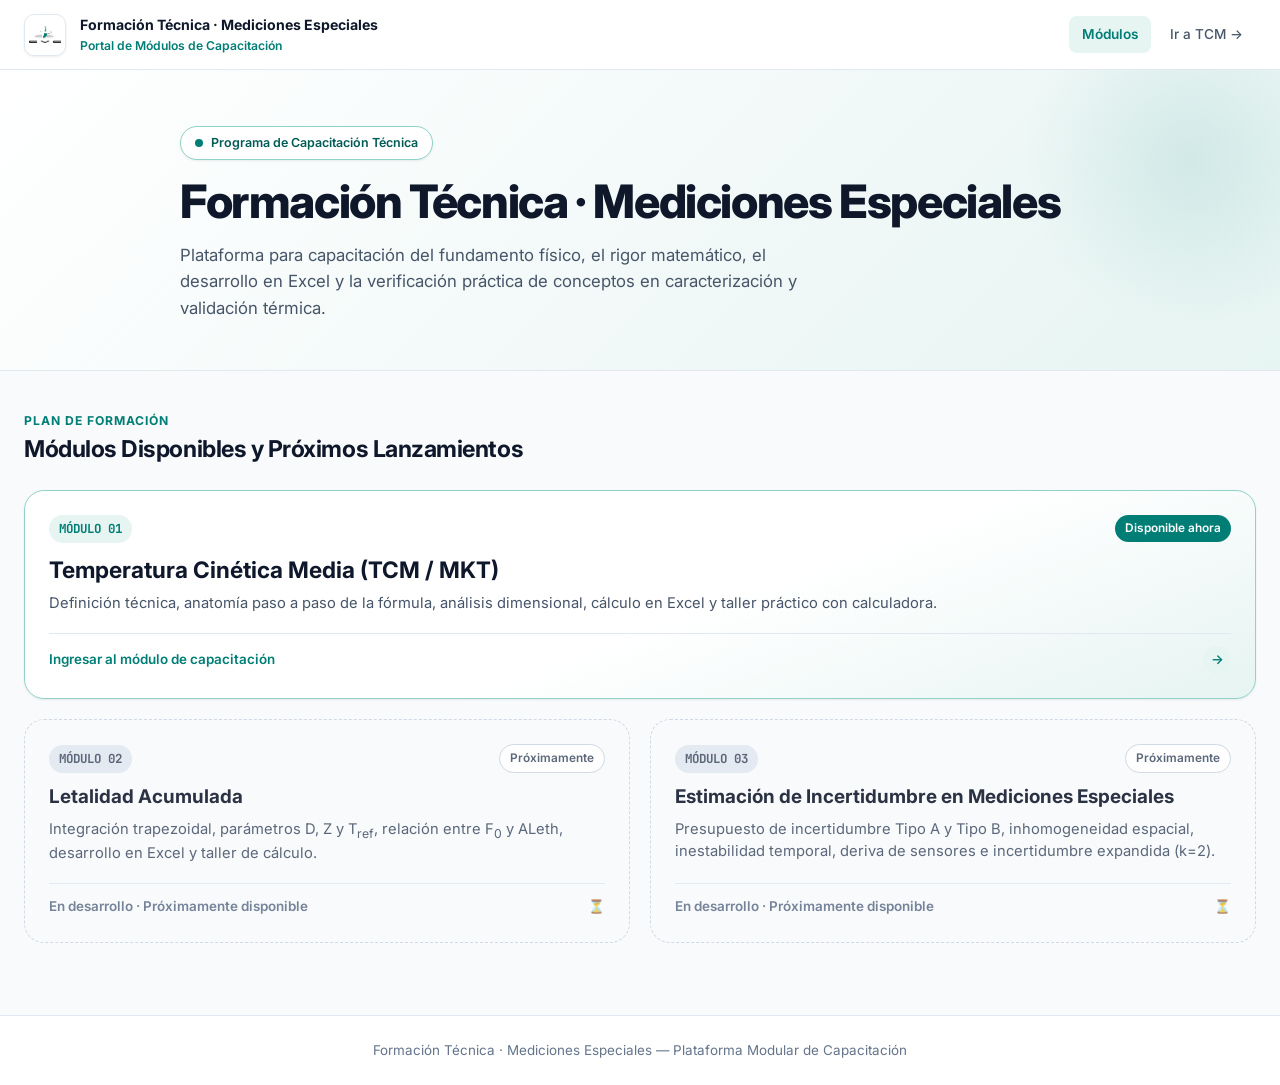
<file: index.html>
<!DOCTYPE html>
<html lang="es">
<head>
  <meta charset="UTF-8">
  <meta name="viewport" content="width=device-width, initial-scale=1.0">
  <title>Formación Técnica · Mediciones Especiales</title>
  <meta name="description" content="Portal corporativo de capacitación técnica en mediciones especiales: Temperatura Cinética Media, Letalidad Acumulada y Estimación de Incertidumbre.">
  <link rel="preconnect" href="https://fonts.googleapis.com">
  <link rel="preconnect" href="https://fonts.gstatic.com" crossorigin>
  <link href="https://fonts.googleapis.com/css2?family=Inter:wght@400;500;600;700;800&family=JetBrains+Mono:wght@400;600;700&display=swap" rel="stylesheet">
  <link rel="stylesheet" href="core/theme.css">
</head>
<body>
  <!-- Barra Superior Fija -->
  <header class="topbar">
    <div class="topbar-inner">
      <a href="#inicio" class="brand-group" aria-label="Inicio del portal">
        <div class="brand-logo-wrap">
          <img id="portalLogo" src="assets/logo.png" alt="Logo institucional">
          <span id="portalLogoFallback" class="brand-logo-fallback" style="display: none;">CVC</span>
        </div>
        <div class="brand-titles">
          <span class="brand-program">Formación Técnica · Mediciones Especiales</span>
          <span class="brand-module">Portal de Módulos de Capacitación</span>
        </div>
      </a>

      <button type="button" id="portalNavToggle" class="nav-toggle" aria-label="Abrir menú" aria-expanded="false">☰</button>
      <nav id="portalNavMenu" class="nav-menu" aria-label="Navegación principal">
        <a href="#modulos" class="nav-link active">Módulos</a>
        <a href="modulos/01-tcm/index.html" class="nav-link">Ir a TCM →</a>
      </nav>
    </div>
  </header>

  <!-- Portada del Portal -->
  <section id="inicio" class="hero">
    <div class="hero-inner single-col">
      <div>
        <div class="hero-badge">
          <span class="hero-badge-dot"></span>
          <span>Programa de Capacitación Técnica</span>
        </div>
        <h1 class="hero-title">Formación Técnica · Mediciones Especiales</h1>
        <p class="hero-intro">
          Plataforma para capacitación del fundamento físico, el rigor matemático, el desarrollo en Excel y la verificación práctica de conceptos en caracterización y validación térmica.
        </p>
      </div>
    </div>
  </section>

  <!-- Catálogo de Módulos (Bento Grid) -->
  <main id="modulos" class="main-container">
    <div class="section-header">
      <div>
        <div class="section-kicker">Plan de Formación</div>
        <h2 class="section-title">Módulos Disponibles y Próximos Lanzamientos</h2>
      </div>
    </div>

    <div class="bento-grid">
      <!-- Módulo 01: Activo -->
      <a href="modulos/01-tcm/index.html" class="bento-card span-12 featured">
        <div>
          <div class="card-top">
            <span class="card-number">MÓDULO 01</span>
            <span class="card-tag status-live">Disponible ahora</span>
          </div>
          <h3 class="card-title" style="font-size: 1.42rem;">Temperatura Cinética Media (TCM / MKT)</h3>
          <p class="card-excerpt">
            Definición técnica, anatomía paso a paso de la fórmula, análisis dimensional, cálculo en Excel y taller práctico con calculadora.
          </p>
        </div>
        <div class="card-footer">
          <span>Ingresar al módulo de capacitación</span>
          <span class="card-arrow" aria-hidden="true">→</span>
        </div>
      </a>

      <!-- Módulo 02: Próximamente -->
      <article class="bento-card span-6 is-coming-soon" aria-disabled="true">
        <div>
          <div class="card-top">
            <span class="card-number">MÓDULO 02</span>
            <span class="card-tag">Próximamente</span>
          </div>
          <h3 class="card-title">Letalidad Acumulada</h3>
          <p class="card-excerpt">
            Integración trapezoidal, parámetros D, Z y T<sub>ref</sub>, relación entre F<sub>0</sub> y ALeth, desarrollo en Excel y taller de cálculo.
          </p>
        </div>
        <div class="card-footer">
          <span>En desarrollo · Próximamente disponible</span>
          <span aria-hidden="true">⏳</span>
        </div>
      </article>

      <!-- Módulo 03: Próximamente -->
      <article class="bento-card span-6 is-coming-soon" aria-disabled="true">
        <div>
          <div class="card-top">
            <span class="card-number">MÓDULO 03</span>
            <span class="card-tag">Próximamente</span>
          </div>
          <h3 class="card-title">Estimación de Incertidumbre en Mediciones Especiales</h3>
          <p class="card-excerpt">
            Presupuesto de incertidumbre Tipo A y Tipo B, inhomogeneidad espacial, inestabilidad temporal, deriva de sensores e incertidumbre expandida (k=2).
          </p>
        </div>
        <div class="card-footer">
          <span>En desarrollo · Próximamente disponible</span>
          <span aria-hidden="true">⏳</span>
        </div>
      </article>
    </div>
  </main>

  <footer class="site-footer">
    Formación Técnica · Mediciones Especiales — Plataforma Modular de Capacitación
  </footer>

  <script defer>
    window.addEventListener('DOMContentLoaded', () => {
      const logo = document.getElementById('portalLogo');
      const fallback = document.getElementById('portalLogoFallback');
      if (logo) {
        logo.onerror = () => {
          logo.style.display = 'none';
          if (fallback) fallback.style.display = 'block';
        };
      }
      const toggle = document.getElementById('portalNavToggle');
      const menu = document.getElementById('portalNavMenu');
      if (toggle && menu) {
        toggle.addEventListener('click', () => {
          const open = menu.classList.toggle('is-open');
          toggle.setAttribute('aria-expanded', String(open));
        });
      }
    });
  </script>
</body>
</html>
</file>
<file: core/theme.css>
/* ==========================================================================
   CORE THEME v1.2 · Formación Técnica · Mediciones Especiales
   Sistema de diseño reutilizable (Bento Grid + Modales Centrados + Quiz)
   ========================================================================== */

:root {
  /* Paleta Institucional (#007e75 y variaciones) */
  --brand-primary: #007e75;
  --brand-dark: #005c55;
  --brand-darker: #003f3a;
  --brand-light: #3aa391;
  --brand-soft: #8fd3c8;
  --brand-tint: #e6f4f2;
  --brand-tint-hover: #d2ece8;

  /* Escala de Grises y Superficies */
  --gray-950: #090d16;
  --gray-900: #0f172a;
  --gray-800: #1e293b;
  --gray-700: #334155;
  --gray-600: #475569;
  --gray-500: #64748b;
  --gray-400: #94a3b8;
  --gray-300: #cbd5e1;
  --gray-200: #e2e8f0;
  --gray-100: #f1f5f9;
  --gray-50: #f8fafc;
  --white: #ffffff;

  /* Semántica para retroalimentación y estados */
  --success-bg: #ecfdf5;
  --success-border: #10b981;
  --success-text: #065f46;
  --error-bg: #fef2f2;
  --error-border: #ef4444;
  --error-text: #991b1b;

  /* Tipografía y Espaciado */
  --font-sans: 'Inter', -apple-system, BlinkMacSystemFont, 'Segoe UI', Roboto, sans-serif;
  --font-mono: 'JetBrains Mono', 'Fira Code', 'Consolas', monospace;
  --radius-sm: 8px;
  --radius-md: 14px;
  --radius-lg: 20px;
  --radius-xl: 26px;

  /* Sombras y Elevación */
  --shadow-sm: 0 1px 3px rgba(15, 23, 42, 0.05), 0 1px 2px rgba(15, 23, 42, 0.03);
  --shadow-md: 0 10px 25px -5px rgba(15, 23, 42, 0.07), 0 8px 10px -6px rgba(15, 23, 42, 0.04);
  --shadow-lg: 0 24px 48px -12px rgba(15, 23, 42, 0.18);
  --shadow-brand: 0 12px 24px -6px rgba(0, 126, 117, 0.22);

  /* Transiciones */
  --ease-out: cubic-bezier(0.22, 1, 0.36, 1);
  --transition-fast: 180ms var(--ease-out);
  --transition-normal: 300ms var(--ease-out);
  --transition-modal: 360ms var(--ease-out);

  --topbar-height: 70px;
}

/* Reset y Base */
*, *::before, *::after {
  box-sizing: border-box;
  margin: 0;
  padding: 0;
}

html {
  scroll-behavior: smooth;
  scroll-padding-top: calc(var(--topbar-height) + 24px);
  font-size: 16px;
}

body {
  font-family: var(--font-sans);
  background-color: var(--gray-50);
  color: var(--gray-800);
  line-height: 1.6;
  -webkit-font-smoothing: antialiased;
  overflow-x: hidden;
  min-height: 100vh;
  display: flex;
  flex-direction: column;
}

body.modal-open {
  overflow: hidden;
}

/* ==========================================================================
   1. Barra Superior (Sticky Topbar)
   ========================================================================== */
.topbar {
  position: sticky;
  top: 0;
  z-index: 900;
  height: var(--topbar-height);
  background: rgba(255, 255, 255, 0.92);
  backdrop-filter: blur(12px);
  -webkit-backdrop-filter: blur(12px);
  border-bottom: 1px solid var(--gray-200);
}

.topbar-inner {
  max-width: 1280px;
  height: 100%;
  margin: 0 auto;
  padding: 0 24px;
  display: flex;
  align-items: center;
  justify-content: space-between;
  gap: 16px;
}

.brand-group {
  display: flex;
  align-items: center;
  gap: 14px;
  text-decoration: none;
  color: inherit;
  min-width: 0;
}

.brand-logo-wrap {
  width: 42px;
  height: 42px;
  border-radius: 10px;
  background: var(--white);
  border: 1px solid var(--gray-200);
  display: flex;
  align-items: center;
  justify-content: center;
  overflow: hidden;
  flex-shrink: 0;
  box-shadow: var(--shadow-sm);
}

.brand-logo-wrap img {
  width: 100%;
  height: 100%;
  object-fit: contain;
  padding: 4px;
}

.brand-logo-fallback {
  font-weight: 800;
  font-size: 0.92rem;
  color: var(--brand-primary);
  letter-spacing: -0.02em;
}

.brand-titles {
  display: flex;
  flex-direction: column;
  min-width: 0;
}

.brand-program {
  font-size: 0.88rem;
  font-weight: 700;
  color: var(--gray-900);
  white-space: nowrap;
  overflow: hidden;
  text-overflow: ellipsis;
}

.brand-module {
  font-size: 0.76rem;
  font-weight: 600;
  color: var(--brand-primary);
  white-space: nowrap;
  overflow: hidden;
  text-overflow: ellipsis;
}

/* Navegación Superior */
.nav-menu {
  display: flex;
  align-items: center;
  gap: 6px;
}

.nav-link {
  text-decoration: none;
  font-size: 0.85rem;
  font-weight: 500;
  color: var(--gray-600);
  padding: 8px 13px;
  border-radius: var(--radius-sm);
  transition: background var(--transition-fast), color var(--transition-fast);
  white-space: nowrap;
}

.nav-link:hover,
.nav-link.active {
  background: var(--brand-tint);
  color: var(--brand-primary);
  font-weight: 600;
}

.nav-toggle {
  display: none;
  background: var(--white);
  border: 1px solid var(--gray-200);
  color: var(--gray-800);
  width: 40px;
  height: 40px;
  border-radius: var(--radius-sm);
  align-items: center;
  justify-content: center;
  cursor: pointer;
  font-size: 1.15rem;
}

/* ==========================================================================
   2. Hero / Encabezado
   ========================================================================== */
.hero {
  position: relative;
  background: linear-gradient(135deg, var(--white) 0%, var(--brand-tint) 100%);
  border-bottom: 1px solid var(--gray-200);
  padding: 56px 24px 48px;
  overflow: hidden;
}

.hero::after {
  content: '';
  position: absolute;
  right: -80px;
  top: -80px;
  width: 340px;
  height: 340px;
  border-radius: 50%;
  background: radial-gradient(circle, rgba(0, 126, 117, 0.11) 0%, transparent 70%);
  pointer-events: none;
}

.hero-inner {
  max-width: 1280px;
  margin: 0 auto;
  display: grid;
  grid-template-columns: 1.4fr 0.9fr;
  gap: 32px;
  align-items: center;
}

.hero-inner.single-col {
  grid-template-columns: 1fr;
  max-width: 920px;
}

.hero-badge {
  display: inline-flex;
  align-items: center;
  gap: 8px;
  padding: 6px 14px;
  background: var(--white);
  border: 1px solid var(--brand-soft);
  color: var(--brand-dark);
  border-radius: 999px;
  font-size: 0.78rem;
  font-weight: 600;
  margin-bottom: 16px;
  box-shadow: var(--shadow-sm);
}

.hero-badge-dot {
  width: 8px;
  height: 8px;
  border-radius: 50%;
  background: var(--brand-primary);
}

.hero-title {
  font-size: clamp(2rem, 3.6vw, 2.95rem);
  font-weight: 800;
  color: var(--gray-900);
  letter-spacing: -0.03em;
  line-height: 1.12;
}

.hero-subtitle-en {
  font-size: clamp(1rem, 1.5vw, 1.2rem);
  font-weight: 500;
  color: var(--brand-primary);
  margin-top: 6px;
  letter-spacing: 0.01em;
}

.hero-formula-math {
  margin-top: 18px;
  padding: 16px 22px;
  background: rgba(255, 255, 255, 0.94);
  border: 1px solid var(--gray-200);
  border-left: 4px solid var(--brand-primary);
  border-radius: var(--radius-md);
  box-shadow: var(--shadow-sm);
  overflow-x: auto;
  max-width: 100%;
}

.katex-hero-target .katex-display {
  margin: 0;
  text-align: left;
}

.katex-hero-target .katex {
  font-size: clamp(1.08rem, 1.55vw, 1.38rem);
  color: var(--gray-900);
}

@media (max-width: 720px) {
  .hero-formula-math {
    padding: 14px 14px;
  }

  .katex-hero-target .katex {
    font-size: 1rem;
  }
}

.hero-intro {
  font-size: 1.05rem;
  color: var(--gray-600);
  margin-top: 14px;
  max-width: 650px;
}

.hero-actions {
  display: flex;
  flex-wrap: wrap;
  gap: 12px;
  margin-top: 26px;
}

.btn {
  display: inline-flex;
  align-items: center;
  justify-content: center;
  gap: 8px;
  padding: 11px 20px;
  border-radius: var(--radius-sm);
  font-family: inherit;
  font-size: 0.9rem;
  font-weight: 600;
  cursor: pointer;
  border: 1px solid transparent;
  text-decoration: none;
  transition: all var(--transition-fast);
}

.btn:disabled {
  opacity: 0.45;
  cursor: not-allowed;
  transform: none;
}

.btn-primary {
  background: var(--brand-primary);
  color: var(--white);
  box-shadow: var(--shadow-brand);
}

.btn-primary:hover:not(:disabled) {
  background: var(--brand-dark);
  transform: translateY(-1px);
}

.btn-secondary {
  background: var(--white);
  color: var(--gray-800);
  border-color: var(--gray-300);
}

.btn-secondary:hover:not(:disabled) {
  border-color: var(--brand-primary);
  color: var(--brand-primary);
  background: var(--brand-tint);
}

/* Panel KPI lateral en Hero */
.hero-summary-card {
  background: var(--white);
  border: 1px solid var(--gray-200);
  border-radius: var(--radius-lg);
  padding: 22px;
  box-shadow: var(--shadow-md);
}

.hero-summary-title {
  font-size: 0.78rem;
  text-transform: uppercase;
  letter-spacing: 0.06em;
  color: var(--gray-500);
  font-weight: 700;
  margin-bottom: 14px;
}

.hero-kpi-grid {
  display: grid;
  grid-template-columns: 1fr 1fr;
  gap: 12px;
}

.hero-kpi {
  background: var(--gray-50);
  border: 1px solid var(--gray-200);
  border-radius: var(--radius-md);
  padding: 12px 14px;
}

.hero-kpi-label {
  font-size: 0.74rem;
  color: var(--gray-500);
  font-weight: 600;
}

.hero-kpi-value {
  font-size: 1.02rem;
  font-weight: 700;
  color: var(--brand-dark);
  font-family: var(--font-mono);
  margin-top: 2px;
}

/* ==========================================================================
   3. Contenedor Principal y Bento Grid Responsivo
   ========================================================================== */
.main-container {
  max-width: 1280px;
  width: 100%;
  margin: 0 auto;
  padding: 40px 24px 72px;
  flex: 1;
}

.section-header {
  display: flex;
  align-items: flex-end;
  justify-content: space-between;
  gap: 16px;
  margin-bottom: 22px;
  margin-top: 44px;
}

.section-header:first-child {
  margin-top: 0;
}

.section-kicker {
  font-size: 0.76rem;
  font-weight: 700;
  text-transform: uppercase;
  letter-spacing: 0.08em;
  color: var(--brand-primary);
}

.section-title {
  font-size: 1.45rem;
  font-weight: 700;
  color: var(--gray-900);
  letter-spacing: -0.02em;
}

.bento-grid {
  display: grid;
  grid-template-columns: repeat(12, 1fr);
  gap: 20px;
}

/* Variantes de tamaño en Bento Grid */
.span-12 { grid-column: span 12; }
.span-8  { grid-column: span 8; }
.span-7  { grid-column: span 7; }
.span-6  { grid-column: span 6; }
.span-5  { grid-column: span 5; }
.span-4  { grid-column: span 4; }

/* Tarjeta (Flashcard Trigger o Enlace de Portal) */
.bento-card {
  position: relative;
  background: var(--white);
  border: 1px solid var(--gray-200);
  border-radius: var(--radius-lg);
  padding: 24px;
  display: flex;
  flex-direction: column;
  justify-content: space-between;
  gap: 18px;
  cursor: pointer;
  box-shadow: var(--shadow-sm);
  transition: transform var(--transition-normal), box-shadow var(--transition-normal), border-color var(--transition-normal);
  text-align: left;
  text-decoration: none;
  color: inherit;
  font-family: inherit;
}

.bento-card:hover:not(.is-coming-soon) {
  transform: translateY(-4px);
  box-shadow: var(--shadow-md);
  border-color: var(--brand-light);
}

.bento-card:focus-visible {
  outline: 3px solid var(--brand-soft);
  outline-offset: 2px;
}

.bento-card.featured {
  background: linear-gradient(160deg, var(--white) 55%, var(--brand-tint) 100%);
  border-color: var(--brand-soft);
}

/* Estado "Próximamente" para módulos futuros en el Portal */
.bento-card.is-coming-soon {
  background: var(--gray-50);
  border: 1.5px dashed var(--gray-300);
  cursor: default;
  box-shadow: none;
  opacity: 0.88;
}

.bento-card.is-coming-soon .card-number {
  background: var(--gray-200);
  color: var(--gray-600);
}

.bento-card.is-coming-soon .card-tag {
  background: var(--white);
  border: 1px solid var(--gray-300);
  color: var(--gray-600);
}

.bento-card.is-coming-soon .card-footer {
  color: var(--gray-500);
}

.card-top {
  display: flex;
  align-items: center;
  justify-content: space-between;
  gap: 12px;
}

.card-number {
  font-family: var(--font-mono);
  font-size: 0.78rem;
  font-weight: 700;
  color: var(--brand-primary);
  background: var(--brand-tint);
  padding: 4px 10px;
  border-radius: 999px;
}

.card-tag {
  font-size: 0.74rem;
  font-weight: 600;
  color: var(--gray-600);
  background: var(--gray-100);
  padding: 4px 10px;
  border-radius: 999px;
}

.card-tag.status-live {
  background: var(--brand-primary);
  color: var(--white);
}

.card-title {
  font-size: 1.18rem;
  font-weight: 700;
  color: var(--gray-900);
  line-height: 1.3;
  margin-top: 12px;
}

.card-excerpt {
  font-size: 0.92rem;
  color: var(--gray-600);
  margin-top: 8px;
  line-height: 1.55;
}

.card-footer {
  display: flex;
  align-items: center;
  justify-content: space-between;
  padding-top: 12px;
  border-top: 1px solid var(--gray-200);
  font-size: 0.84rem;
  font-weight: 600;
  color: var(--brand-primary);
}

.card-arrow {
  display: inline-flex;
  align-items: center;
  justify-content: center;
  width: 28px;
  height: 28px;
  border-radius: 50%;
  background: var(--brand-tint);
  color: var(--brand-primary);
  transition: transform var(--transition-fast), background var(--transition-fast);
}

.bento-card:hover:not(.is-coming-soon) .card-arrow {
  transform: translateX(3px);
  background: var(--brand-primary);
  color: var(--white);
}

/* ==========================================================================
   4. Ventana Modal Centrada (Flashcard Expandida con Scroll Interno)
   ========================================================================== */
.modal-backdrop {
  position: fixed;
  inset: 0;
  z-index: 1200;
  background: rgba(15, 23, 42, 0.58);
  backdrop-filter: blur(6px);
  -webkit-backdrop-filter: blur(6px);
  display: flex;
  align-items: center;
  justify-content: center;
  padding: 20px;
  opacity: 0;
  visibility: hidden;
  transition: opacity var(--transition-modal), visibility var(--transition-modal);
  will-change: opacity;
}

.modal-backdrop.is-open {
  opacity: 1;
  visibility: visible;
}

.modal-window {
  width: 100%;
  max-width: 920px;
  max-height: 88vh;
  background: var(--white);
  border-radius: var(--radius-xl);
  border: 1px solid var(--gray-200);
  box-shadow: var(--shadow-lg);
  display: flex;
  flex-direction: column;
  overflow: hidden;
  transform: translateY(22px) scale(0.96);
  opacity: 0;
  transition: transform var(--transition-modal), opacity var(--transition-modal);
  will-change: opacity, transform;
}

.modal-backdrop.is-open .modal-window {
  transform: translateY(0) scale(1);
  opacity: 1;
}

.modal-header {
  padding: 20px 26px;
  border-bottom: 1px solid var(--gray-200);
  background: var(--gray-50);
  display: flex;
  align-items: center;
  justify-content: space-between;
  gap: 16px;
  flex-shrink: 0;
}

.modal-header-meta {
  display: flex;
  flex-direction: column;
  gap: 4px;
}

.modal-kicker {
  font-size: 0.76rem;
  font-weight: 700;
  text-transform: uppercase;
  letter-spacing: 0.06em;
  color: var(--brand-primary);
}

.modal-title {
  font-size: 1.32rem;
  font-weight: 800;
  color: var(--gray-900);
  line-height: 1.25;
}

.modal-close {
  width: 38px;
  height: 38px;
  border-radius: 50%;
  border: 1px solid var(--gray-300);
  background: var(--white);
  color: var(--gray-700);
  font-size: 1.15rem;
  cursor: pointer;
  display: flex;
  align-items: center;
  justify-content: center;
  flex-shrink: 0;
  transition: all var(--transition-fast);
}

.modal-close:hover {
  background: var(--brand-primary);
  border-color: var(--brand-primary);
  color: var(--white);
}

/* Área deslizable interna del modal */
.modal-body {
  padding: 28px;
  overflow-y: auto;
  flex: 1;
  color: var(--gray-700);
  font-size: 0.98rem;
  line-height: 1.7;
}

.modal-body::-webkit-scrollbar {
  width: 8px;
}

.modal-body::-webkit-scrollbar-track {
  background: var(--gray-100);
}

.modal-body::-webkit-scrollbar-thumb {
  background: var(--gray-300);
  border-radius: 999px;
}

.modal-body::-webkit-scrollbar-thumb:hover {
  background: var(--brand-light);
}

.modal-footer {
  padding: 14px 26px;
  border-top: 1px solid var(--gray-200);
  background: var(--gray-50);
  display: flex;
  align-items: center;
  justify-content: space-between;
  gap: 12px;
  flex-shrink: 0;
}

/* ==========================================================================
   5. Componentes Técnicos Internos (Fórmulas, Tablas, Animaciones, Quiz)
   ========================================================================== */
.concept-lead {
  font-size: 1.04rem;
  color: var(--gray-800);
  background: var(--brand-tint);
  border-left: 4px solid var(--brand-primary);
  padding: 16px 18px;
  border-radius: 0 var(--radius-md) var(--radius-md) 0;
  margin-bottom: 22px;
}

.content-block {
  margin-bottom: 22px;
}

.content-block h4 {
  font-size: 1.04rem;
  font-weight: 700;
  color: var(--gray-900);
  margin-bottom: 8px;
}

.content-list {
  padding-left: 20px;
  display: flex;
  flex-direction: column;
  gap: 8px;
}

.formula-box {
  background: var(--gray-900);
  color: var(--white);
  border-radius: var(--radius-md);
  padding: 18px 20px;
  font-family: var(--font-mono);
  font-size: 0.94rem;
  overflow-x: auto;
  margin: 16px 0;
  border: 1px solid var(--gray-700);
  position: relative;
}

.formula-box-header {
  display: flex;
  align-items: center;
  justify-content: space-between;
  gap: 12px;
  margin-bottom: 10px;
  font-family: var(--font-sans);
  font-size: 0.78rem;
  color: var(--brand-soft);
  font-weight: 600;
}

.copy-btn {
  background: rgba(255, 255, 255, 0.1);
  color: var(--white);
  border: 1px solid rgba(255, 255, 255, 0.22);
  padding: 4px 11px;
  border-radius: 6px;
  font-size: 0.76rem;
  cursor: pointer;
  white-space: nowrap;
  transition: background var(--transition-fast);
}

.copy-btn:hover {
  background: var(--brand-primary);
}

.tech-table-wrap {
  width: 100%;
  overflow-x: auto;
  border: 1px solid var(--gray-200);
  border-radius: var(--radius-md);
  margin: 16px 0;
}

.tech-table {
  width: 100%;
  border-collapse: collapse;
  font-size: 0.9rem;
}

.tech-table th {
  background: var(--gray-100);
  color: var(--gray-900);
  font-weight: 700;
  text-align: left;
  padding: 11px 14px;
  border-bottom: 1px solid var(--gray-200);
}

.tech-table td {
  padding: 11px 14px;
  border-bottom: 1px solid var(--gray-200);
  vertical-align: top;
}

.tech-table tr:last-child td {
  border-bottom: none;
}

.code-inline {
  font-family: var(--font-mono);
  font-size: 0.86em;
  background: var(--gray-100);
  color: var(--brand-dark);
  padding: 2px 6px;
  border-radius: 5px;
  border: 1px solid var(--gray-200);
}

.stage-card {
  background: var(--gray-50);
  border: 1px solid var(--gray-200);
  border-radius: var(--radius-lg);
  padding: 18px;
  margin: 18px 0;
}

.stage-controls {
  display: flex;
  flex-wrap: wrap;
  align-items: center;
  justify-content: space-between;
  gap: 10px;
  margin-top: 12px;
  padding-top: 12px;
  border-top: 1px solid var(--gray-200);
}

.formula-interactive {
  display: flex;
  flex-wrap: wrap;
  align-items: center;
  justify-content: center;
  gap: 8px;
  padding: 20px 16px;
  background: var(--gray-900);
  border-radius: var(--radius-md);
  margin: 16px 0;
}

.formula-chip {
  background: rgba(255, 255, 255, 0.08);
  color: var(--white);
  border: 1px solid rgba(255, 255, 255, 0.18);
  border-radius: 8px;
  padding: 8px 12px;
  font-family: var(--font-mono);
  font-size: 0.9rem;
  cursor: pointer;
  transition: all var(--transition-fast);
}

.formula-chip:hover,
.formula-chip.active {
  background: var(--brand-primary);
  border-color: var(--brand-soft);
  transform: translateY(-2px);
}

.formula-inspector {
  background: var(--brand-tint);
  border: 1px solid var(--brand-soft);
  border-radius: var(--radius-md);
  padding: 16px 18px;
  margin-top: 12px;
}

.player-bar {
  width: 100%;
  height: 6px;
  background: var(--gray-200);
  border-radius: 999px;
  overflow: hidden;
  margin-top: 10px;
}

.player-progress {
  height: 100%;
  background: var(--brand-primary);
  width: 25%;
  transition: width 320ms var(--ease-out);
}

/* ==========================================================================
   6. Taller Práctico / Evaluación de 4 Ejercicios
   ========================================================================== */
.quiz-section {
  margin-top: 52px;
  background: var(--white);
  border: 1px solid var(--gray-200);
  border-radius: var(--radius-xl);
  padding: 32px;
  box-shadow: var(--shadow-md);
}

.quiz-tabs {
  display: flex;
  flex-wrap: wrap;
  gap: 8px;
  margin: 20px 0 24px;
}

.quiz-tab {
  padding: 9px 16px;
  border-radius: var(--radius-sm);
  border: 1px solid var(--gray-300);
  background: var(--gray-50);
  color: var(--gray-700);
  font-weight: 600;
  font-size: 0.88rem;
  cursor: pointer;
  transition: all var(--transition-fast);
}

.quiz-tab.active {
  background: var(--brand-primary);
  border-color: var(--brand-primary);
  color: var(--white);
}

.quiz-tab.solved-ok {
  border-color: var(--success-border);
}

.quiz-workspace {
  display: grid;
  grid-template-columns: 1fr 1.15fr;
  gap: 24px;
  align-items: start;
}

.readings-box {
  background: var(--gray-50);
  border: 1px solid var(--gray-200);
  border-radius: var(--radius-md);
  padding: 18px;
}

.readings-grid {
  display: grid;
  grid-template-columns: repeat(2, 1fr);
  gap: 8px;
  margin-top: 12px;
}

.reading-pill {
  background: var(--white);
  border: 1px solid var(--gray-200);
  border-radius: 8px;
  padding: 7px 12px;
  display: flex;
  justify-content: space-between;
  font-family: var(--font-mono);
  font-size: 0.86rem;
}

.reading-pill span:first-child {
  color: var(--gray-500);
}

.reading-pill strong {
  color: var(--gray-900);
}

.options-list {
  display: flex;
  flex-direction: column;
  gap: 10px;
  margin-top: 14px;
}

.option-btn {
  width: 100%;
  text-align: left;
  padding: 13px 16px;
  border-radius: var(--radius-md);
  border: 1.5px solid var(--gray-200);
  background: var(--white);
  font-family: inherit;
  font-size: 0.94rem;
  color: var(--gray-800);
  cursor: pointer;
  display: flex;
  align-items: center;
  justify-content: space-between;
  gap: 12px;
  transition: all var(--transition-fast);
}

.option-btn:hover {
  border-color: var(--brand-primary);
  background: var(--brand-tint);
}

.option-btn.is-correct {
  background: var(--success-bg);
  border-color: var(--success-border);
  color: var(--success-text);
  font-weight: 600;
}

.option-btn.is-wrong {
  background: var(--error-bg);
  border-color: var(--error-border);
  color: var(--error-text);
}

.feedback-panel {
  margin-top: 16px;
  padding: 16px;
  border-radius: var(--radius-md);
  font-size: 0.92rem;
  display: none;
}

.feedback-panel.show {
  display: block;
}

.feedback-panel.ok {
  background: var(--success-bg);
  border: 1px solid var(--success-border);
  color: var(--success-text);
}

.feedback-panel.err {
  background: var(--error-bg);
  border: 1px solid var(--error-border);
  color: var(--error-text);
}

.steps-disclosure {
  margin-top: 14px;
  border: 1px solid var(--gray-200);
  border-radius: var(--radius-md);
  background: var(--gray-50);
  padding: 14px 16px;
  font-size: 0.88rem;
}

.site-footer {
  border-top: 1px solid var(--gray-200);
  background: var(--white);
  padding: 24px;
  text-align: center;
  font-size: 0.84rem;
  color: var(--gray-500);
}

/* Optimizaciones de rendimiento y accesibilidad */
.module-section,
.quiz-section {
  content-visibility: auto;
  contain-intrinsic-size: 1px 420px;
}

@media (prefers-reduced-motion: reduce) {
  *, *::before, *::after {
    animation-duration: 0.01ms !important;
    transition-duration: 0.01ms !important;
    scroll-behavior: auto !important;
  }
}

/* ==========================================================================
   7. Responsividad (Tablet y Móvil)
   ========================================================================== */
@media (max-width: 960px) {
  .hero-inner {
    grid-template-columns: 1fr;
  }

  .span-8, .span-7, .span-6, .span-5, .span-4 {
    grid-column: span 6;
  }

  .quiz-workspace {
    grid-template-columns: 1fr;
  }
}

@media (max-width: 720px) {
  .nav-toggle {
    display: inline-flex;
  }

  .nav-menu {
    position: absolute;
    top: var(--topbar-height);
    left: 0;
    right: 0;
    background: var(--white);
    border-bottom: 1px solid var(--gray-200);
    flex-direction: column;
    align-items: stretch;
    padding: 12px 20px;
    box-shadow: var(--shadow-md);
    display: none;
  }

  .nav-menu.is-open {
    display: flex;
  }

  .span-12, .span-8, .span-7, .span-6, .span-5, .span-4 {
    grid-column: span 12;
  }

  .modal-backdrop {
    padding: 10px;
  }

  .modal-window {
    max-height: 92vh;
    border-radius: var(--radius-lg);
  }

  .modal-header, .modal-body, .modal-footer {
    padding: 16px 18px;
  }

  .quiz-section {
    padding: 20px 16px;
  }
}
</file>
